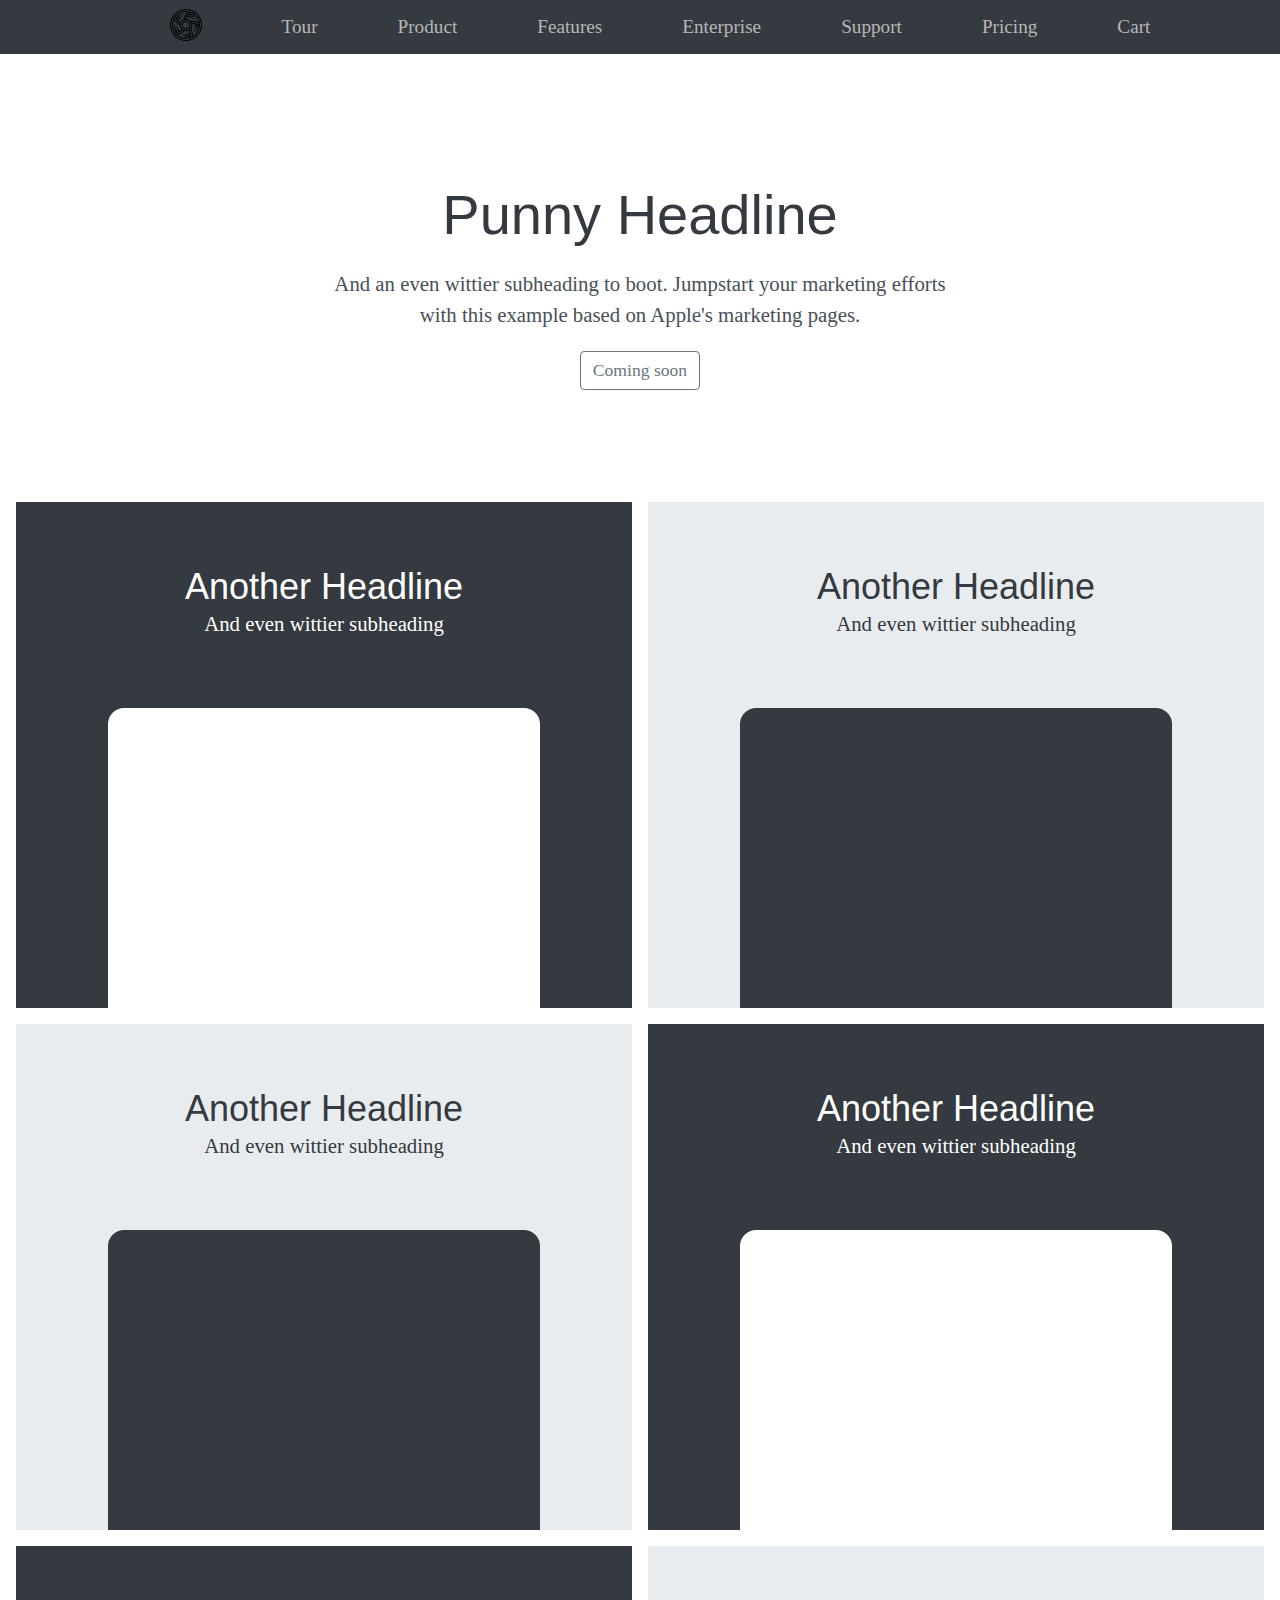
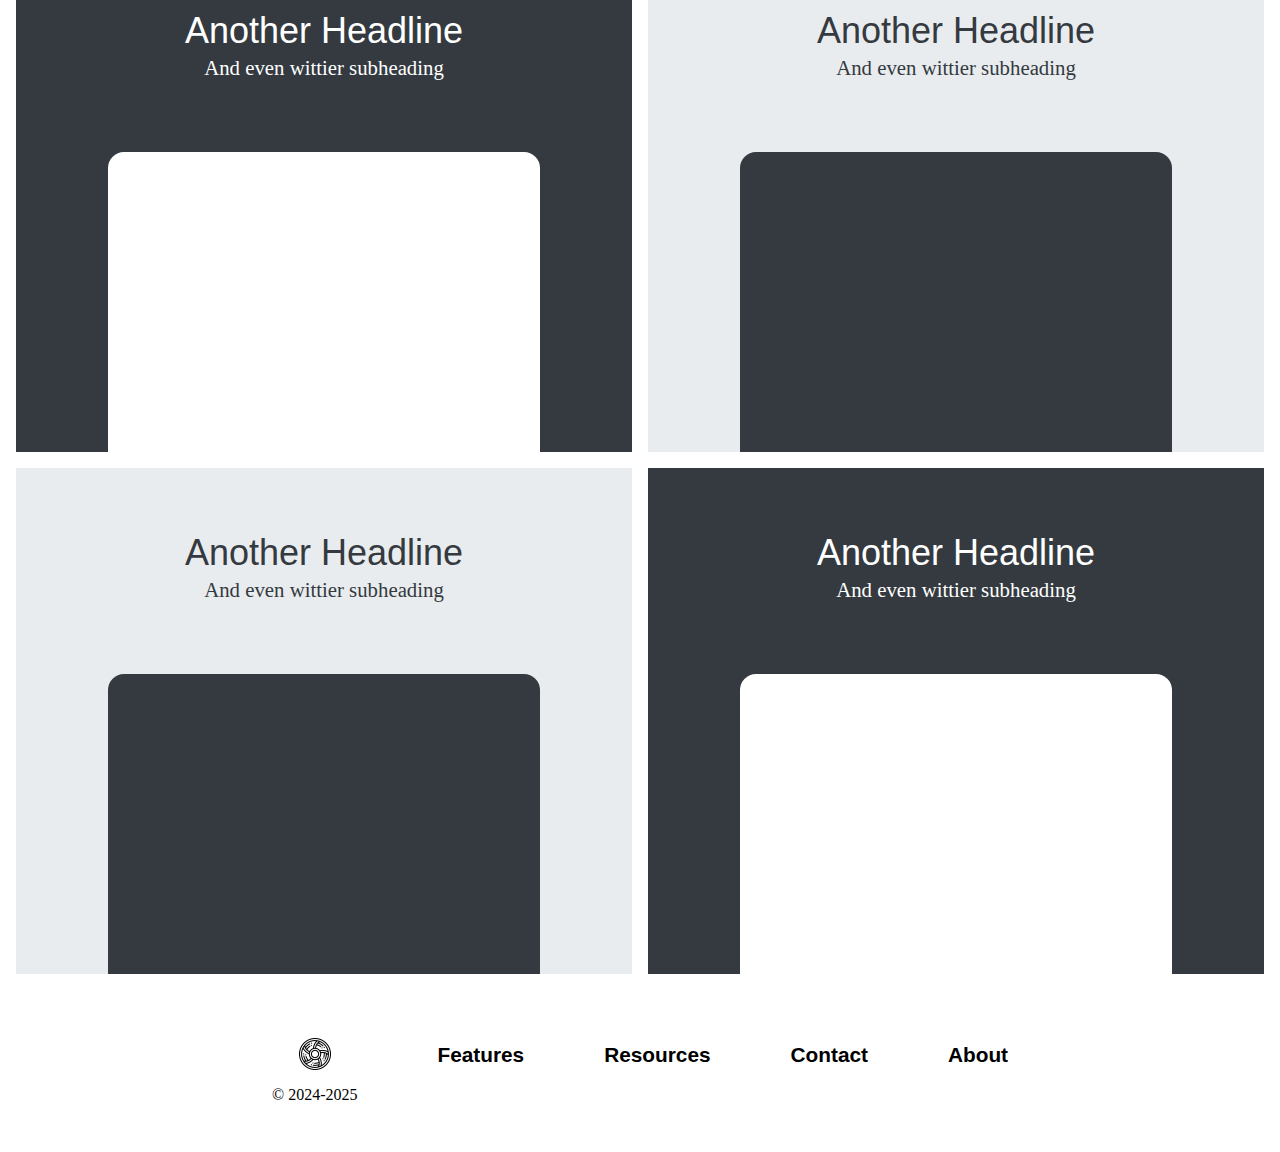
<file: Assignment2/index.html>
<!doctype html>
<html lang="en">
<head>
    <meta charset="utf-8">
    <meta name="viewport" content="width=device-width, initial-scale=1">
    <meta name="description" content="Recreating BootStrap Template">
    <meta name="robots" content="noindex, nofollow">
    <title>Assignment 2</title>
    <link rel="stylesheet" href="styles.css">
</head>
<body>

<header class="header-container">
    <div class="logo-container">
        <a href="index.html" class="logo">
            <img src="./imgs/502292.png" alt="logo img">
        </a>
    </div>
    <nav class="nav-container">
        <menu class="menu-items">
            <li><a href="#">Tour</a></li>
            <li><a href="#">Product</a></li>
            <li><a href="#">Features</a></li>
            <li><a href="#">Enterprise</a></li>
            <li><a href="#">Support</a></li>
            <li><a href="#">Pricing</a></li>
            <li><a href="#">Cart</a></li>
        </menu>
    </nav>
</header>
<main>
    <section class="hero-container">
        <h1>Punny Headline</h1>
        <p>And an even wittier subheading to boot. Jumpstart your marketing efforts with
        this example based on Apple's marketing pages.</p>
        <a href="#" class="btn">Coming soon</a>
    </section>
    <section class="features-container">
        <div class="card">
            <h2>Another Headline</h2>
            <p>And even wittier subheading</p>
            <div class="card-rounded"></div>
        </div>
        <div class="card-white">
            <h2>Another Headline</h2>
            <p>And even wittier subheading</p>
            <div class="card-rounded-white"></div>
        </div>
        <div class="card-white">
            <h2>Another Headline</h2>
            <p>And even wittier subheading</p>
            <div class="card-rounded-white"></div>
        </div>
        <div class="card">
            <h2>Another Headline</h2>
            <p>And even wittier subheading</p>
            <div class="card-rounded"></div>
        </div>
        <div class="card">
            <h2>Another Headline</h2>
            <p>And even wittier subheading</p>
            <div class="card-rounded"></div>
        </div>
        <div class="card-white">
            <h2>Another Headline</h2>
            <p>And even wittier subheading</p>
            <div class="card-rounded-white"></div>
        </div>
        <div class="card-white">
            <h2>Another Headline</h2>
            <p>And even wittier subheading</p>
            <div class="card-rounded-white"></div>
        </div>
        <div class="card">
            <h2>Another Headline</h2>
            <p>And even wittier subheading</p>
            <div class="card-rounded"></div>
        </div>


    </section>
</main>
<footer class="footer-container">
    <div class="footer-logo">
        <img src="./imgs/502292.png" alt="logo img">
        <div class="copyright">
            <p>© 2024-2025</p>
        </div>
    </div>

    <div class="footer-item">
        <h3>Features</h3>
    </div>
    <div class="footer-item">
        <h3>Resources</h3>
    </div>
    <div class="footer-item">
        <h3>Contact</h3>
    </div>
    <div class="footer-item">
        <h3>About</h3>
    </div>
</footer>

</body>
</html>
</file>
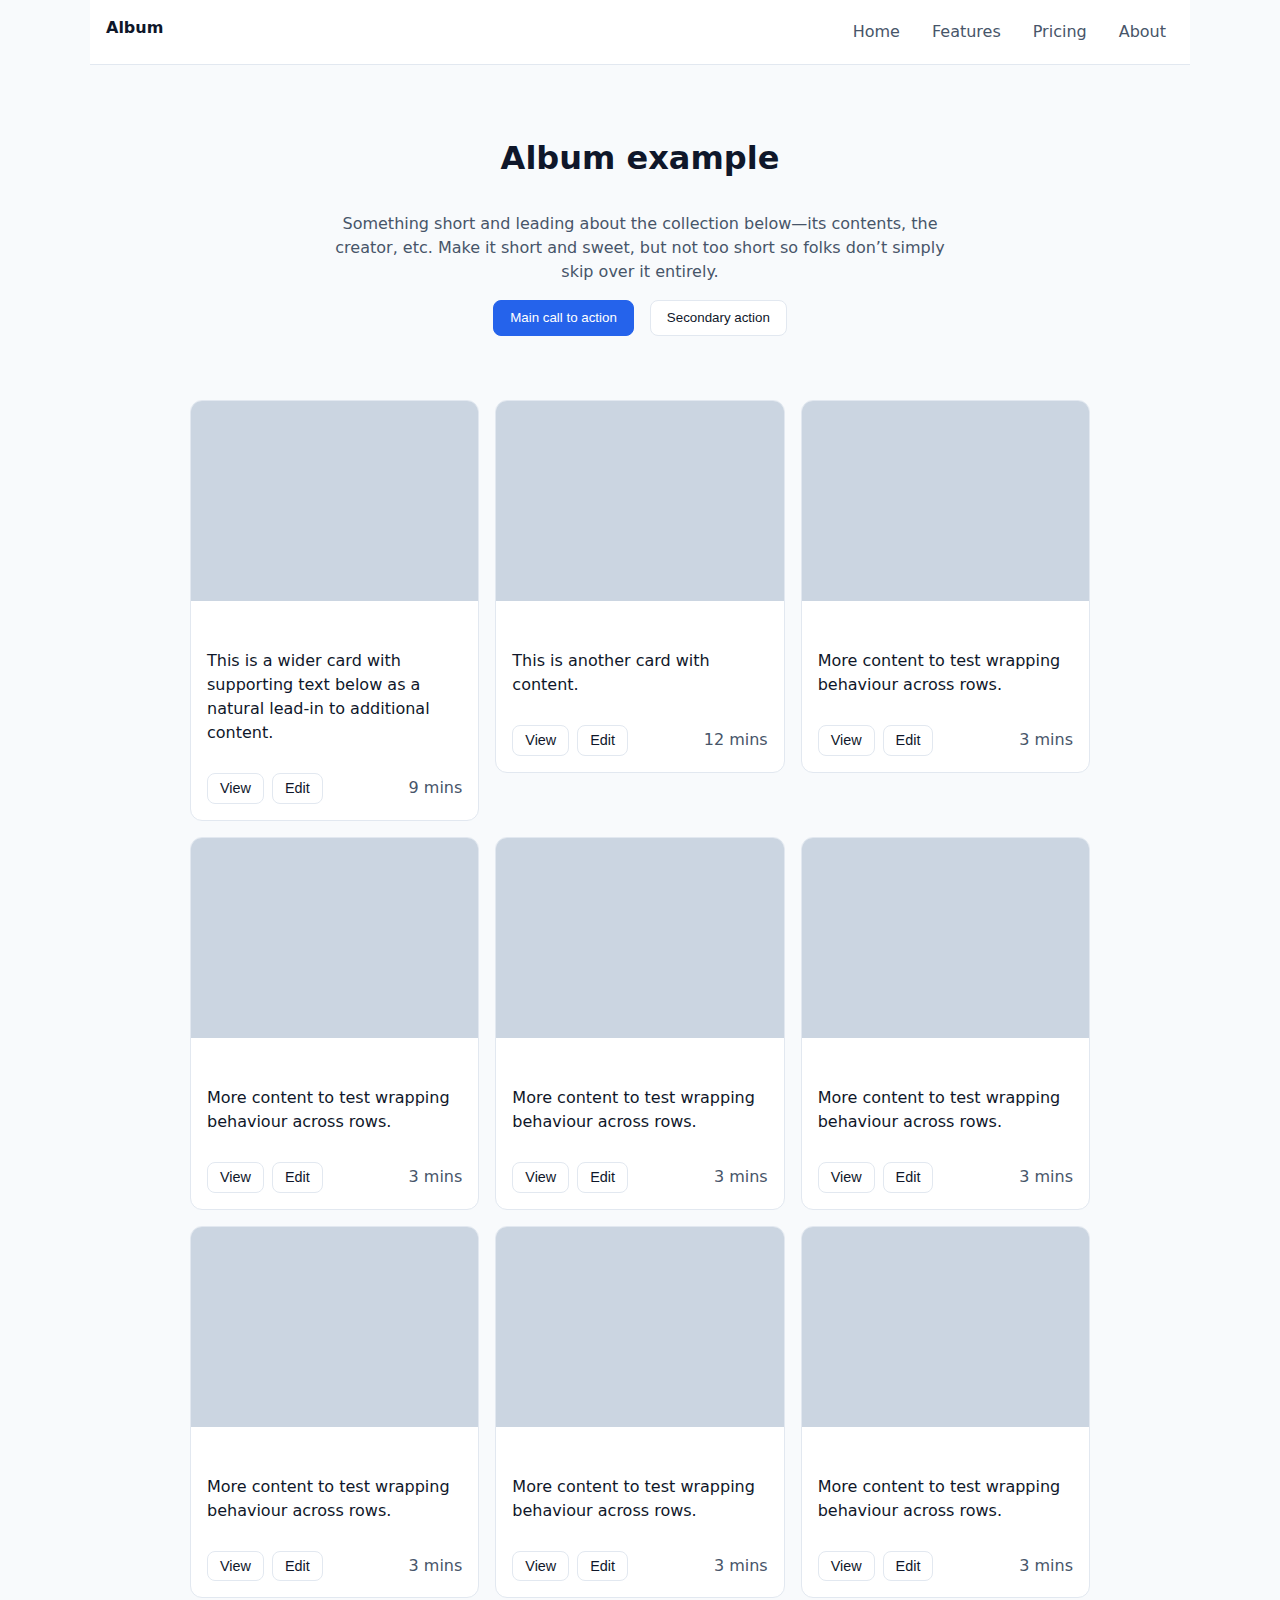
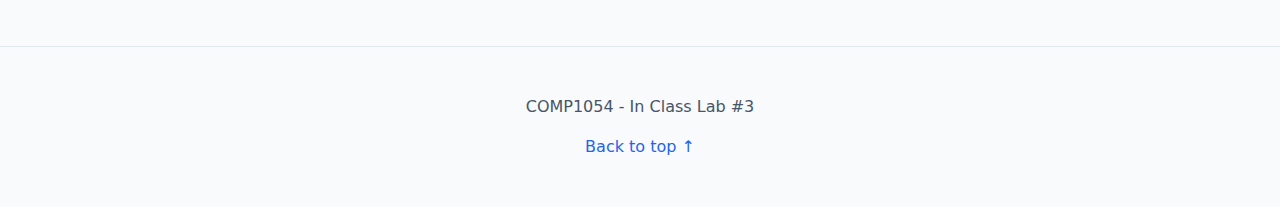
<file: lab3/index.html>
<!DOCTYPE html>
<html lang="en-CA">

<head>
    <meta charset="utf-8" />
    <meta name="viewport" content="width=device-width, initial-scale=1" />
    <title>Album (Flexbox Lab Starter)</title>
    <link rel="stylesheet" href="styles.css" />
</head>

<body>
<!-- Header -->
<header class="site-header container">
    <div class="brand">
        <a href="#" class="brand-link" aria-label="Brand">Album</a>
    </div>
    <nav class="top-nav" aria-label="Primary">
        <a href="#" class="nav-link">Home</a>
        <a href="#" class="nav-link">Features</a>
        <a href="#" class="nav-link">Pricing</a>
        <a href="#" class="nav-link">About</a>
    </nav>
</header>

<!-- Hero -->
<section class="hero container">
    <h1>Album example</h1>
    <p class="lead">
        Something short and leading about the collection below—its contents, the creator, etc.
        Make it short and sweet, but not too short so folks don’t simply skip over it entirely.
    </p>
    <div class="hero-actions">
        <button class="btn primary">Main call to action</button>
        <button class="btn">Secondary action</button>
    </div>
</section>

<!-- Album -->
<main class="album container" aria-label="Album of cards">
    <div class="cards">
        <article class="card">
            <div class="thumb" role="img" aria-label="Placeholder image"></div>
            <div class="card-body">
                <p>This is a wider card with supporting text below as a natural lead-in to additional content.</p>
                <div class="card-actions">
                    <button class="btn small">View</button>
                    <button class="btn small">Edit</button>
                    <span class="time meta">9 mins</span>
                </div>
            </div>
        </article>

        <article class="card">
            <div class="thumb" role="img" aria-label="Placeholder image"></div>
            <div class="card-body">
                <p>This is another card with content.</p>
                <div class="card-actions">
                    <button class="btn small">View</button>
                    <button class="btn small">Edit</button>
                    <span class="time meta">12 mins</span>
                </div>
            </div>
        </article>

        <article class="card">
            <div class="thumb" role="img" aria-label="Placeholder image"></div>
            <div class="card-body">
                <p>More content to test wrapping behaviour across rows.</p>
                <div class="card-actions">
                    <button class="btn small">View</button>
                    <button class="btn small">Edit</button>
                    <span class="time meta">3 mins</span>
                </div>
            </div>
        </article>

        <article class="card">
            <div class="thumb" role="img" aria-label="Placeholder image"></div>
            <div class="card-body">
                <p>More content to test wrapping behaviour across rows.</p>
                <div class="card-actions">
                    <button class="btn small">View</button>
                    <button class="btn small">Edit</button>
                    <span class="time meta">3 mins</span>
                </div>
            </div>
        </article>

        <article class="card">
            <div class="thumb" role="img" aria-label="Placeholder image"></div>
            <div class="card-body">
                <p>More content to test wrapping behaviour across rows.</p>
                <div class="card-actions">
                    <button class="btn small">View</button>
                    <button class="btn small">Edit</button>
                    <span class="time meta">3 mins</span>
                </div>
            </div>
        </article>

        <article class="card">
            <div class="thumb" role="img" aria-label="Placeholder image"></div>
            <div class="card-body">
                <p>More content to test wrapping behaviour across rows.</p>
                <div class="card-actions">
                    <button class="btn small">View</button>
                    <button class="btn small">Edit</button>
                    <span class="time meta">3 mins</span>
                </div>
            </div>
        </article>

        <article class="card">
            <div class="thumb" role="img" aria-label="Placeholder image"></div>
            <div class="card-body">
                <p>More content to test wrapping behaviour across rows.</p>
                <div class="card-actions">
                    <button class="btn small">View</button>
                    <button class="btn small">Edit</button>
                    <span class="time meta">3 mins</span>
                </div>
            </div>
        </article>

        <article class="card">
            <div class="thumb" role="img" aria-label="Placeholder image"></div>
            <div class="card-body">
                <p>More content to test wrapping behaviour across rows.</p>
                <div class="card-actions">
                    <button class="btn small">View</button>
                    <button class="btn small">Edit</button>
                    <span class="time meta">3 mins</span>
                </div>
            </div>
        </article>

        <article class="card">
            <div class="thumb" role="img" aria-label="Placeholder image"></div>
            <div class="card-body">
                <p>More content to test wrapping behaviour across rows.</p>
                <div class="card-actions">
                    <button class="btn small">View</button>
                    <button class="btn small">Edit</button>
                    <span class="time meta">3 mins</span>
                </div>
            </div>
        </article>

    </div>
</main>

<!-- Footer -->
<footer class="site-footer">
    <p>COMP1054 - In Class Lab #3</p>
    <a href="#" class="back-to-top">Back to top ↑</a>
</footer>
</body>

</html>
</file>
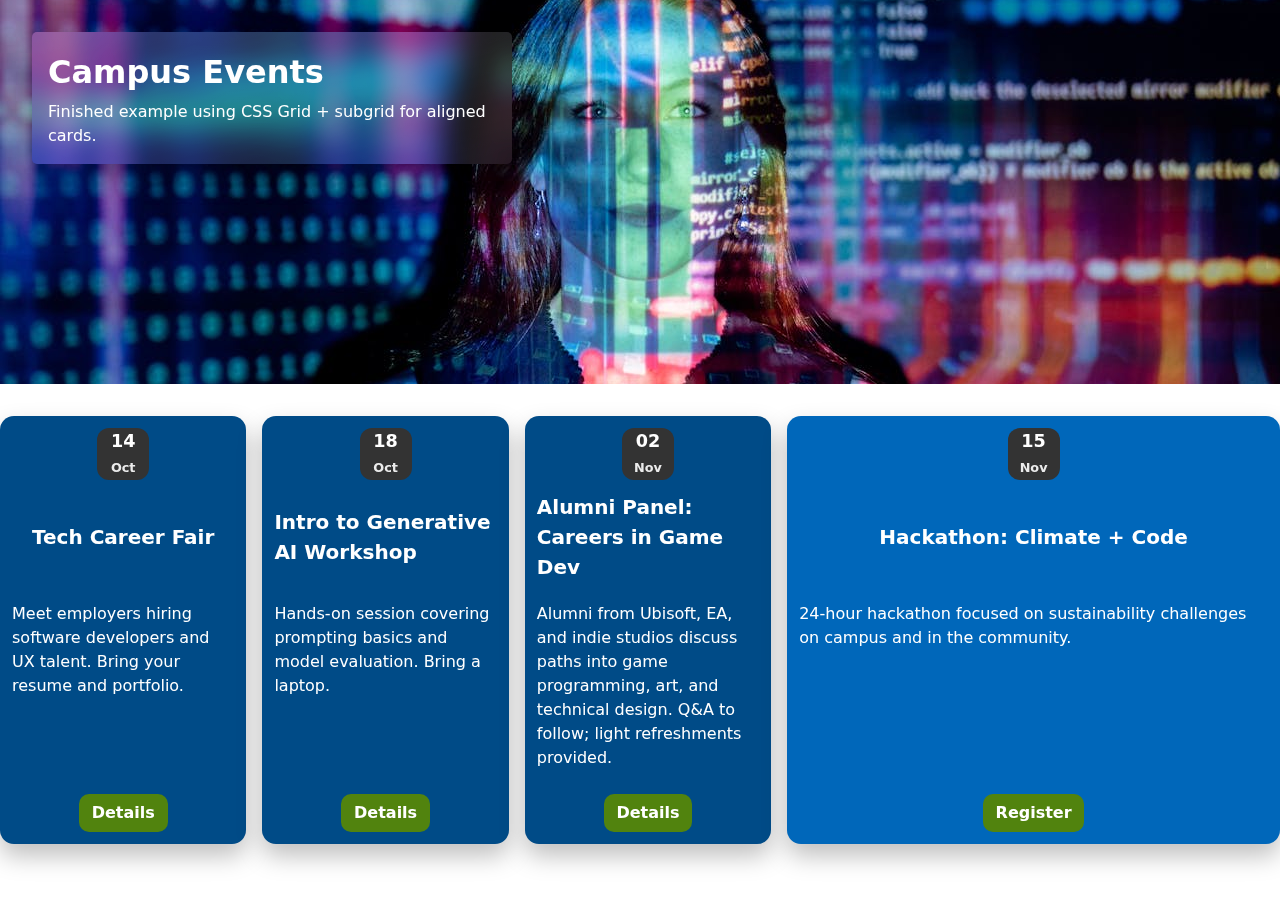
<file: lab4/index.html>
<!doctype html>
<html lang="en-CA">

<head>
  <meta charset="utf-8" />
  <meta name="viewport" content="width=device-width, initial-scale=1" />
  <title>Campus Events — Grid Lab (Finished Example)</title>
  <link rel="stylesheet" href="styles.css" />
</head>

<body>
  <header class="site-header">
    <div class="header-bg">
      <h1>Campus Events</h1>
      <p class="lede">Finished example using CSS Grid + subgrid for aligned cards.</p>
    </div>
  </header>

  <main>
    <section class="events" aria-label="Upcoming events">
      <!-- Card 1 -->
      <article class="event-card">
        <header class="event-card__header">
          <time class="event-card__date" datetime="2025-10-14">
            <span class="event-card__date-day">14</span>
            <span class="event-card__date-mon">Oct</span>
          </time>
          <h2 class="event-card__title">Tech Career Fair</h2>
        </header>

        <p class="event-card__desc">
          Meet employers hiring software developers and UX talent. Bring your resume and portfolio.
        </p>

        <footer class="event-card__footer">
          <a class="btn" href="#" aria-label="Learn more about Tech Career Fair">Details</a>
        </footer>
      </article>

      <!-- Card 2 -->
      <article class="event-card">
        <header class="event-card__header">
          <time class="event-card__date" datetime="2025-10-18">
            <span class="event-card__date-day">18</span>
            <span class="event-card__date-mon">Oct</span>
          </time>
          <h2 class="event-card__title">Intro to Generative AI Workshop</h2>
        </header>

        <p class="event-card__desc">
          Hands-on session covering prompting basics and model evaluation. Bring a laptop.
        </p>

        <footer class="event-card__footer">
          <a class="btn" href="#" aria-label="Learn more about Intro to Generative AI Workshop">Details</a>
        </footer>
      </article>

      <!-- Card 3 (longer text to test alignment) -->
      <article class="event-card">
        <header class="event-card__header">
          <time class="event-card__date" datetime="2025-11-02">
            <span class="event-card__date-day">02</span>
            <span class="event-card__date-mon">Nov</span>
          </time>
          <h2 class="event-card__title">Alumni Panel: Careers in Game Dev</h2>
        </header>

        <p class="event-card__desc">
          Alumni from Ubisoft, EA, and indie studios discuss paths into game programming, art,
          and technical design. Q&amp;A to follow; light refreshments provided.
        </p>

        <footer class="event-card__footer">
          <a class="btn" href="#" aria-label="Learn more about Alumni Panel: Careers in Game Dev">Details</a>
        </footer>
      </article>

      <!-- Featured card (spans on wide screens) -->
      <article class="event-card event-card--featured">
        <header class="event-card__header">
          <time class="event-card__date" datetime="2025-11-15">
            <span class="event-card__date-day">15</span>
            <span class="event-card__date-mon">Nov</span>
          </time>
          <h2 class="event-card__title">Hackathon: Climate + Code</h2>
        </header>

        <p class="event-card__desc">
          24-hour hackathon focused on sustainability challenges on campus and in the community.
        </p>

        <footer class="event-card__footer">
          <a class="btn" href="#" aria-label="Learn more about Hackathon: Climate + Code">Register</a>
        </footer>
      </article>
    </section>
  </main>
</body>

</html>
</file>
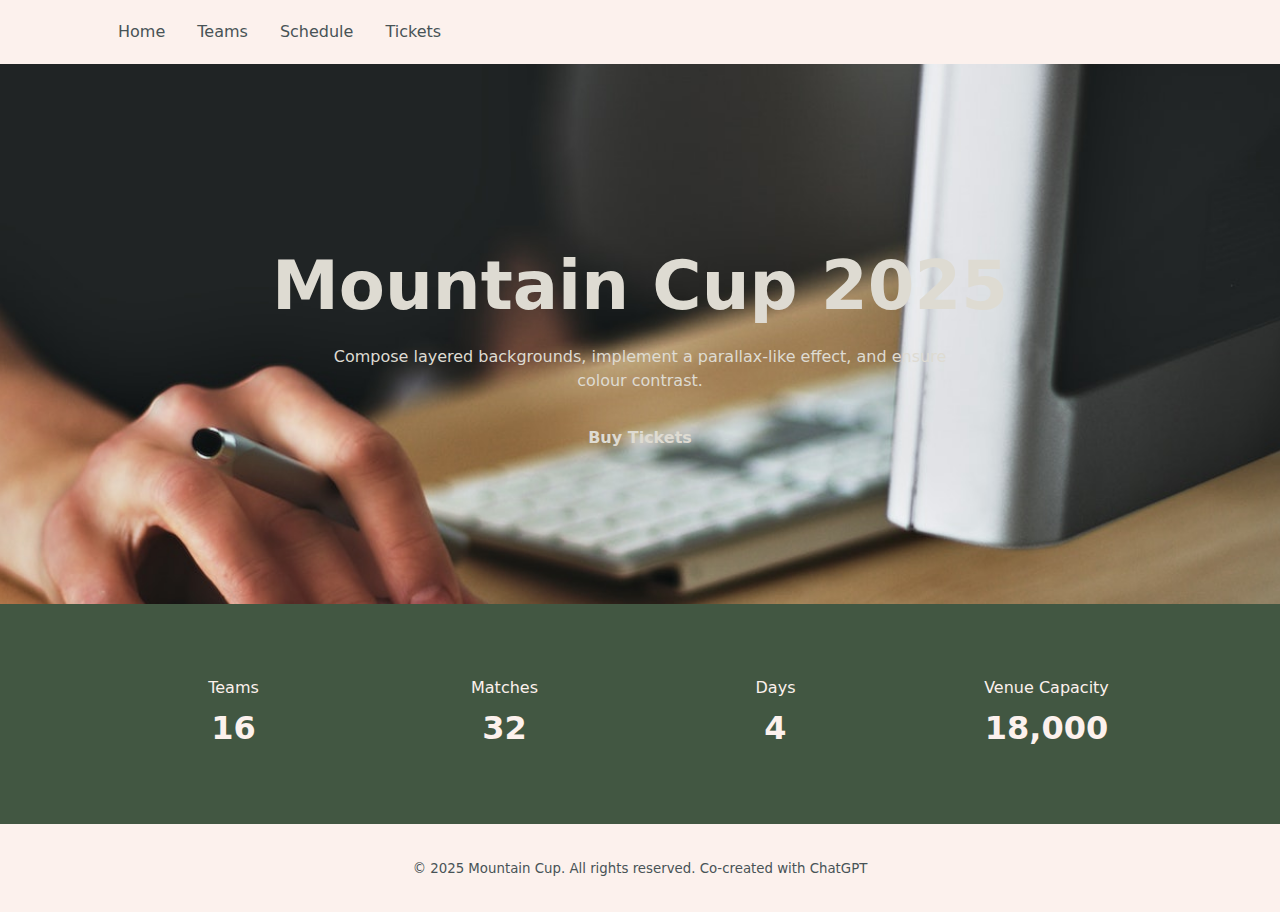
<file: lab_two/landing-sports-event.html>
<!DOCTYPE html>
<html lang="en">

<head>
    <meta charset="utf-8" />
    <meta name="viewport" content="width=device-width, initial-scale=1" />
    <title>Mountain Cup — Starter (Student-Focused)</title>
    <meta name="description" content="Starter landing page for a sports event theme." />
    <link href="styles.css" rel="stylesheet">
</head>

<body>
<a class="skip-link" href="#main">Skip to main content</a>

<header>
    <nav class="nav" aria-label="Primary">
        <a href="#" aria-current="page">Home</a>
        <a href="#">Teams</a>
        <a href="#">Schedule</a>
        <a href="#">Tickets</a>
    </nav>
</header>

<main id="main">
    <section class="hero" aria-label="Hero">
        <div>
            <h1>Mountain Cup 2025</h1>
            <p>Compose layered backgrounds, implement a parallax-like effect, and ensure colour contrast.</p>
            <a class="btn" href="#tickets">Buy Tickets</a>
        </div>
    </section>

    <section class="stats" aria-label="Event Stats">
        <article class="stat">
            <p>Teams</p>
            <h3>16</h3>
        </article>
        <article class="stat">
            <p>Matches</p>
            <h3>32</h3>
        </article>
        <article class="stat">
            <p>Days</p>
            <h3>4</h3>
        </article>
        <article class="stat">
            <p>Venue Capacity</p>
            <h3>18,000</h3>
        </article>
    </section>
</main>

<footer>
    <small>&copy; <span id="year">2025</span> Mountain Cup. All rights reserved. Co-created with <a href="https://chatgpt.com/">ChatGPT</a></small>
</footer>
</body>

</html>
</file>
<file: Assignment2/styles.css>
/* color way variables*/
:root{
    --darkest: #343a40;
    --gray: #6c757d;
    --silver: #e9ecef;
    --text: #495057;
    --white: #fff;
}

body{
    margin: 0;
    padding: 0;

}
/* HEADER SECTION */
.header-container{
    display: flex;
    align-items: center;
    justify-content: center;
    background-color: var(--darkest);
}

.logo img{
    height: 32px;
    width: auto;
}
.logo-container{
    padding: 0 2.5rem;
}

.menu-items{
    display: flex;
    list-style: none;
    gap: 5rem;
}

.menu-items a {
    text-decoration: none;
    color: #B8B6B6;
    font-size: 1.2rem;
}
/* menu items hover effect */
.menu-items a:hover{
    color: var(--silver);
}
/* HERO SECTION */
.hero-container{
    display: flex;
    flex-direction: column;
    align-items: center;
    padding-bottom: 6rem;
}
.hero-container h1{
    font-size: 3.5rem;
    font-family: Arial, sans-serif;
    font-weight: normal;
    color: var(--darkest);
    padding-top: 8rem;
    margin: 0;
}
.hero-container p{
    font-size: 1.3rem;
    max-width: 60ch;
    text-align: center;
    color: var(--text);
    line-height: 1.5;
}

.hero-container .btn{
    text-decoration: none;
    color: var(--gray);
    font-size: 1.1rem;
    border: 1px solid;
    border-radius: 4px;
    padding: 0.5rem 0.75rem;
}
.hero-container .btn:hover{
    background: var(--text);
    color: var(--silver);
}


/* FEATURES CARD SECTION */
.features-container{
    display: grid;
    grid-template-columns: repeat(2, minmax(0,1fr));
    row-gap: 1rem;
    column-gap: 1rem;
    padding: 1rem;

    box-sizing: border-box;

    background-color: var(--white);
}
/* BLACK CARD STYLING */
.card{
    margin: 0;
    display: flex;
    flex-direction: column;
    align-items: center;
    background-color: var(--darkest);
    max-width: 100%;
    height: auto;
    border-radius: 0;

}
.card h2{
    margin: 0 0 0.25rem 0;
    font-size: 2.25rem;
    font-family: Arial, sans-serif;
    font-weight: normal;
    text-align: center;
    color: var(--white);
    padding-top: 4rem;
}
.card p{
    font-size: 1.3rem;
    color: var(--white);
    margin: 0 0 1.5rem 0;
    text-align: center;
    padding-bottom: 3rem;
}
.card-rounded{
    flex: 1 1 300px;
    width: 70%;
    background-color: var(--white);
    border-radius: 1rem 1rem 0rem 0rem;
}
/* WHITE CARD STYLING */
.card-white{
    margin: 0;
    display: flex;
    flex-direction: column;
    align-items: center;
    background-color: var(--silver);
    max-width: 100%;
    height: auto;
    border-radius: 0;

}
.card-white h2{
    margin: 0 0 0.25rem 0;
    font-size: 2.25rem;
    font-family: Arial, sans-serif;
    font-weight: normal;
    text-align: center;
    color: var(--darkest);
    padding-top: 4rem;
}
.card-white p{
    font-size: 1.3rem;
    color: var(--darkest);
    margin: 0 0 1.5rem 0;
    text-align: center;
    padding-bottom: 3rem;
}
.card-rounded-white{
    flex: 1 1 300px;
    width: 70%;
    background-color: var(--darkest);
    border-radius: 1rem 1rem 0rem 0rem;
}
/* FOOTER SECTION */
.footer-container{
    display: flex;
    justify-content: center;
    align-items: flex-start;
    gap: 5rem;
    padding-top: 2rem;
    padding-bottom: 2rem;
}
.footer-logo{
    display: flex;
    flex-direction: column;
    align-items: center;
    padding-top: 1rem;
}
.footer-logo img{
    height: 32px;
    width: auto;

}
.footer-item h3{
    font-family: Arial, sans-serif;
    font-size: 1.3rem;
    font-weight: bold;
}
</file>
<file: lab3/styles.css>
* {
    box-sizing: border-box;
}

:root {
    --bg: #f8fafc;
    --text: #0f172a;
    --muted: #475569;
    --panel: #ffffff;
    --border: #e2e8f0;
    --accent: #2563eb;
    --accent-600: #1d4ed8;
    --gap: 1rem;
}

html,
body {
    margin: 0;
    background: var(--bg);
    color: var(--text);
    font: 16px/1.5 system-ui, -apple-system, Segoe UI, Roboto, Arial, sans-serif;
}

.container {
    max-width: 1100px;
    margin: 0 auto;
    padding: 1rem;
}

/* Header */
.site-header {
    border-bottom: 1px solid var(--border);
    background: var(--panel);
    display: flex;
    justify-content: space-between;
    /* Hint: this area should space the brand and nav apart and keep them aligned */
}

.brand-link {
    text-decoration: none;
    color: var(--text);
    font-weight: 700;
}

.top-nav {
    /* Hint: try arranging links in a row with some spacing */
    display: flex;
    gap: 1rem;
}

.nav-link {
    color: var(--muted);
    text-decoration: none;
    padding: 0.25rem 0.5rem;
}

.nav-link:hover,
.nav-link:focus {
    color: var(--text);
}

/* Hero */
.hero {
    /* Hint: consider a layout that stacks elements and centers them */
    text-align: center;
    padding: 3rem 1rem;
    display: flex;
    flex-direction: column;
    align-items: center;
}

.hero .lead {
    color: var(--muted);
    max-width: 60ch;
    margin: 0.5rem auto 1rem;
}

.hero-actions {
    /* Hint: place these buttons side by side with a little gap */
    display: flex;
    justify-content: center;
    gap: 1rem;
}

.btn {
    border: 1px solid var(--border);
    background: #fff;
    color: var(--text);
    border-radius: 8px;
    padding: 0.6rem 1rem;
    cursor: pointer;
}

.btn.primary {
    background: var(--accent);
    border-color: var(--accent);
    color: #fff;
}

.btn.primary:hover {
    background: var(--accent-600);
    border-color: var(--accent-600);
}

.btn.small {
    padding: 0.4rem 0.75rem;
    font-size: 0.9rem;
}

/* Album grid */
.album {
    padding-top: 1rem;
    padding-bottom: 3rem;
    display: flex;
    justify-content: center;

}

.cards {
    /* Hint: think about letting these child cards wrap onto new lines */
    display: flex;
    flex-wrap: wrap;
    max-width: 900px;
    gap: 1rem;
    justify-content: center;
    align-items: flex-start;
}

.card {
    background: var(--panel);
    border: 1px solid var(--border);
    border-radius: 12px;
    overflow: hidden;
    display: flex;
    /* column layout for card content */
    flex-direction: column;
    justify-content: space-evenly;

    /* Hint: flexible sizing here will control how many cards fit per row */
    min-width: 260px;
    min-height: 250px;
    flex: 1 1 260px;
    gap: 1rem;
}

.thumb {
    background: #cbd5e1;
    height: 200px;
    /* placeholder height */


}

.card-body {
    display: flex;
    flex-direction: column;
    gap: 0.75rem;
    padding: 1rem;
}

.card-actions {
    display: flex;
    gap: 0.5rem;
    align-items: center;
    /* Hint: what could you do so this section always sits at the bottom? */
/*    ???? */
}

.meta {
    color: var(--muted);
    margin-left: auto;
}

/* Footer */
.site-footer {
    border-top: 1px solid var(--border);
    text-align: center;
    color: var(--muted);
    padding: 2rem 1rem 3rem;
}

.back-to-top {
    color: var(--accent);
    text-decoration: none;
}


/* Reflection

1 – Which sections of the layout felt like a natural fit for Flexbox?
/*    I thought for header and hero containers it was more natural for flexbox
because there weren't multiple columns and rows */

/*2 – Which sections were workable with Flexbox, but felt a bit limited or could be improved? *!*/
/* Where all the cards are in the 3x3 set up felt kind of odd to set up with flex box
got mixed up with which direction or whether to use align or justify*/
</file>
<file: lab4/styles.css>
/* ========================
   Campus Events — Grid Lab 
   ======================== */


/* Review the following CSS and the comments. There are 5 Tasks to complete in order to create the required layout for the campus events page. */

/* Base tokens */
:root {
  --bg: #fff;
  --panel: #004b87;
  --text: #fff;
  --muted: #333;
  --accent: rgb(81 131 14);
  /* glassmorphism effect */
  --glass-blur: 14px;
  --glass-sat: 1.35;
  --glass-alpha-strong: 0.18;
  --glass-alpha-weak: 0.08;
  --glass-border-alpha: 0.35;
  --radius: 14px;
  --gap: 1rem;
}

* {
  box-sizing: border-box;
}

html,
body {
  height: 100%;
}

body {
  margin: 0;
  font-family: system-ui, Segoe UI, Roboto, Helvetica, Arial, sans-serif;
  color: var(--text);
  background: var(--bg);
  line-height: 1.5;
}

.site-header {
  padding: 2rem;
  min-height: 30vw;
  background-color: var(--header);
  background: url('images/pexels-thisisengineering-3861969.jpg') center/cover no-repeat;
  margin-inline: auto;
  margin-bottom: 2rem;
}

.header-bg {
  /*glassmorphism effect */
  background: linear-gradient(to bottom right, rgba(255, 255, 255, var(--glass-alpha-strong)), rgba(255, 255, 255, var(--glass-alpha-weak)));
  backdrop-filter: blur(var(--glass-blur)) saturate(calc(var(--glass-sat) * 100%));
  box-shadow: 0 10px 30px rgba(0, 0, 0, 0.28);
  padding: 1rem;
  max-width: 30rem;
  border-radius: 5px;
}

h1 {
  margin: 0 0 0.25rem;
  font-size: clamp(1.5rem, 3vw, 2rem);
}

.lede {
  color: var(--text);
  margin: 0;
}

/* OUTER GRID */
/* START HERE - TASK ONE 

   - You will complete the responsive columns.
   - We also establish shared ROW TRACKS that children will subgrid onto. */

.events {
  --min: 260px;
  /* minimum column width */
  display: grid;
  gap: var(--gap);
  grid-template-columns: 1fr 1fr 1fr 2fr;
  grid-template-rows: minmax(100px, auto);

}

/* 3) TASK TWO - CARD uses SUBGRID for ROWS so headings, bodies, and footers align across cards */
.event-card {
  background: var(--panel);
  border-radius: var(--radius);
  padding: 0.75rem;
  display: grid;
  /* Inherit row tracks from parent using subgrid */
  grid-template-rows: subgrid;
  grid-row: span 3;
  /* Ensure the card spans the same number of parent rows we declared */
  box-shadow: 0 1px 0 rgba(255, 255, 255, 0.03), 0 12px 24px rgba(0, 0, 0, 0.25);
  transition: transform 120ms ease, box-shadow 120ms ease;
}

.event-card:hover {
  transform: translateY(-2px);
  box-shadow: 0 4px 0 rgba(255, 255, 255, 0.03), 0 18px 28px rgba(0, 0, 0, 0.3);
}

/* Featured spans 2 columns on wider screens */
@media (min-width: 900px) {
  .event-card--featured {
    grid-column: span 2;
    grid-column: 4/5;
  }
}

/* 4) TASK THREE - HEADER -  create a small NESTED GRID to align date + title */
.event-card__header {
  gap: 0.75rem;
  display: grid;
  justify-items: center;
}

.event-card__title {
  font-size: clamp(1rem, 2.5vw, 1.25rem);
  margin: 0;
}

/* Date badge */
.event-card__date {
  display: grid;
  place-items: center;
  width: 3.25rem;
  aspect-ratio: 1 / 1;
  border-radius: 12px;
  background-color: var(--muted);
  color: white;
  font-weight: 700;
  line-height: 1;
}

.event-card__date-day {
  font-size: 1.1rem;
}

.event-card__date-mon {
  font-size: 0.8rem;
  opacity: 0.9;
}

/* Body/description (row 2 of the subgrid) */
.event-card__desc {
  color: var(--text);
  margin: 0.25rem 0 0.5rem;
}

/* Footer (row 3 of the subgrid) */
/* TASK FOUR - create small nested grid for alignment */
.event-card__footer {
  display: grid;
  justify-items: center;
  align-items: center;
}

.btn {
  appearance: none;
  border: 0;
  border-radius: 10px;
  padding: 0.45rem 0.8rem;
  background: var(--accent);
  color: var(--text);
  font-weight: 600;
  text-decoration: none;
}

.btn:focus-visible {
  outline: 3px solid white;
  outline-offset: 2px;
}

.event-card--featured {
  background-color: #0067ba;
}

/* Progressive enhancement: fallback when subgrid isn't supported */
@supports not (grid-template-rows: subgrid) {
  .event-card {
    grid-template-rows: auto 1fr auto;
    /* local rows */
  }
}

/* Small tweaks for tighter mobile spacing */
@media (max-width: 420px) {
  :root {
    --gap: 0.75rem;
  }

  .event-card {
    padding: calc(var(--gap) + 0.125rem);
  }
}

/* ============================
   TASK FIVE - Reflection — answer this in your submission (comment or README)
   ============================

1) In what real UI situations on the web or in apps would using a GRID with SUBGRID give you a clear advantage over flexbox or manual equal-height tricks? */
/*   if you're desing was going to use the same layout throughout the site, you could set the layout once in the
      parent grid, then apply subgrid to template-rows or template-columns to easily repeat the layout*/
</file>
<file: lab_two/styles.css>
/* =============================================================
      TASKS
       1.) Pick a Coolors palette and define: --base, --text, --secondary, --primary, --accent using CSS variables
       2.) Implement background image in .hero and add parallax-like effect
       3.) Apply colours using CSS variables & var( )
       4.) Ensure WCAG AA contrast
    ============================================================= */
:root{
    --base: #425742;
    --text: #485356;
    --secondary: #edafb8;
    --primary: #FCF1ED;
    --accent: #dedbd2;
}
*,
*::before,
*::after {
    box-sizing: border-box;
}

html,
body {
    margin: 0;
    padding: 0;
}

body {
    font-family: system-ui, -apple-system, Segoe UI, Roboto, Helvetica, Arial;
    line-height: 1.5;
    background-color: var(--base);
}

a {
    text-decoration: none;
    color: var(--text);
}


img {
    max-width: 100%;
    height: auto;
}

.skip-link {
    position: absolute;
    left: -999px;
    top: auto;
    width: 1px;
    height: 1px;
    overflow: hidden;
}

.skip-link:focus {
    position: static;
    width: auto;
    height: auto;
    padding: .5rem;
    background: #000;
    color: #fff;
}

header {
    position: sticky;
    top: 0;
    z-index: 10;
    background-color: var(--primary);
}

.nav {
    max-width: 1100px;
    margin: 0 auto;
    display: flex;
    align-items: center;
    gap: .5rem;
    padding: .75rem 1rem;
}

.nav a {
    padding: .5rem .75rem;
    border-radius: .5rem;
    color: var(--text);
}

.hero {
    min-height: 60vh;
    display: grid;
    place-items: center;
    text-align: center;
    padding: 6rem 1rem 4rem;
    background: url('imgs/pexels-vojtech-okenka-392018.jpg') no-repeat center/cover fixed;
}

.hero h1 {
    font-size: clamp(2.25rem, 4vw + 1rem, 4.25rem);
    margin: 0 0 .5rem;
    color: var(--accent);
}

.hero p {
    max-width: 62ch;
    margin: 0 auto 1.25rem;
    color: var(--accent);
}

.btn {
    display: inline-block;
    padding: .85rem 1.15rem;
    border-radius: .75rem;
    font-weight: 700;
    color: var(--accent);
}

.stats {
    max-width: 1100px;
    margin: 2.5rem auto;
    padding: 1rem;
    display: grid;
    gap: 1rem;
    grid-template-columns: repeat(auto-fit, minmax(220px, 1fr));
}

.stat {
    padding: 1rem;
    border-radius: 1rem;
    text-align: center;
    color: var(--primary);
}

.stat h3 {
    margin: .25rem 0 0;
    font-size: 2rem;
}

.stat p {
    margin: 0;
}

footer {
    padding: 2rem 1rem;
    text-align: center;
    background-color: var(--primary);
    color: var(--text);
}
</file>
